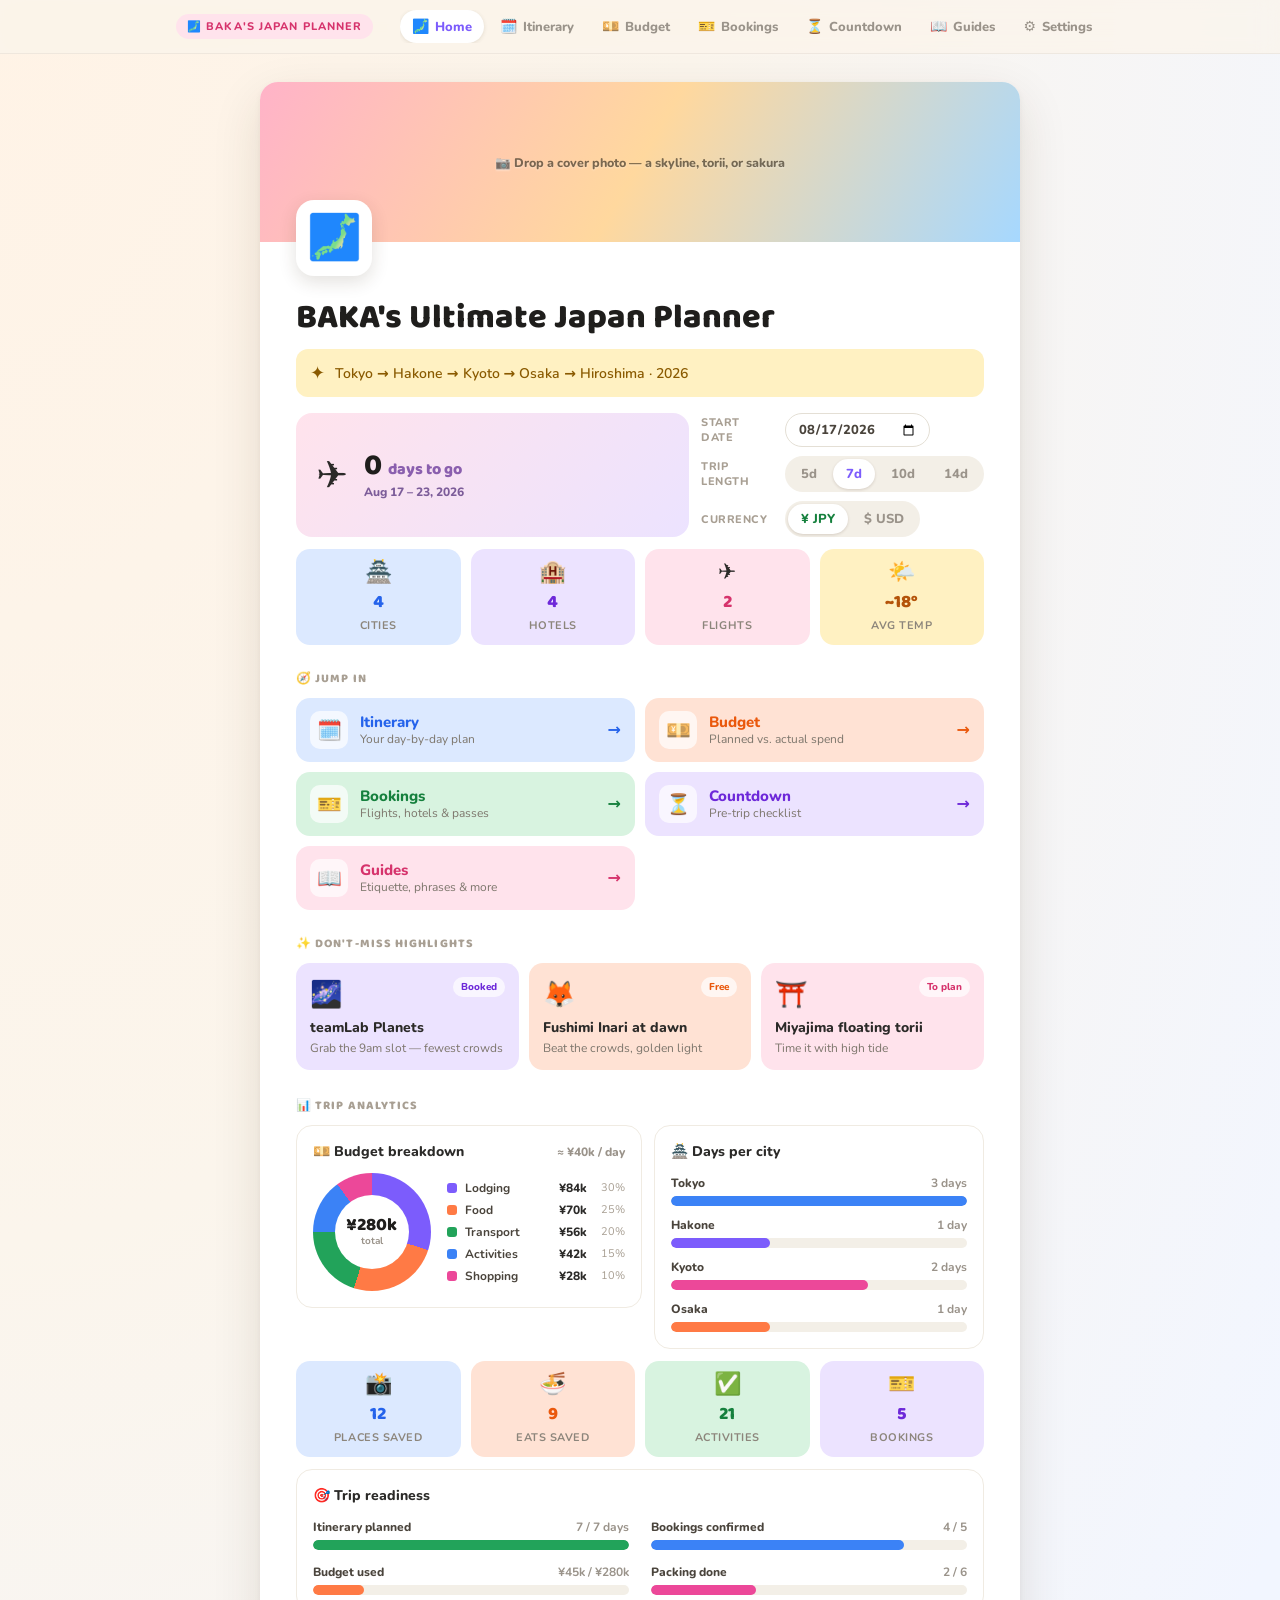
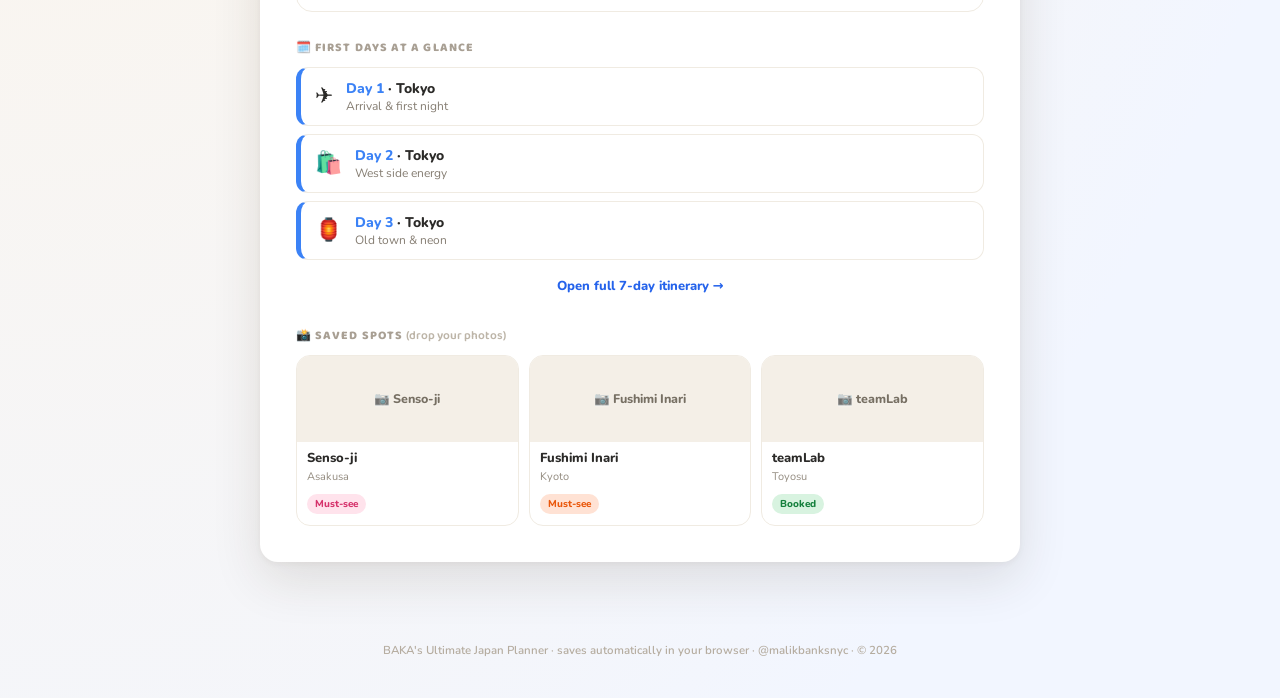
<file: index.html>
<!doctype html>
<!--
  index.html
  JapanPlanner

  Created by Shabaka Malik Banks on 6/29/26.
  Copyright © 2026 Shabaka Malik Banks · malikbanksnyc.com. All rights reserved.
-->
<html lang="en">
  <head>
    <meta charset="UTF-8" />
    <meta name="viewport" content="width=device-width, initial-scale=1.0" />
    <link rel="icon" href="data:image/svg+xml,%3Csvg xmlns='http://www.w3.org/2000/svg' viewBox='0 0 100 100'%3E%3Ctext y='.9em' font-size='90'%3E%F0%9F%97%BE%3C/text%3E%3C/svg%3E" />
    <title>BAKA's Ultimate Japan Planner</title>
    <meta name="description" content="A colorful, interactive Japan trip planner — live countdown, currency toggle, four curated itineraries, budget, bookings, and pre-trip checklist." />
    <link rel="preconnect" href="https://fonts.googleapis.com" />
    <link rel="preconnect" href="https://fonts.gstatic.com" crossorigin />
    <link
      href="https://fonts.googleapis.com/css2?family=Baloo+2:wght@500;600;700;800&family=Nunito:ital,wght@0,400;0,600;0,700;0,800;1,400&display=swap"
      rel="stylesheet"
    />
    <script type="module" crossorigin src="./assets/index-CHNcnftS.js"></script>
    <link rel="stylesheet" crossorigin href="./assets/index-CG7qdaMm.css">
  </head>
  <body>
    <div id="root"></div>
  </body>
</html>
</file>
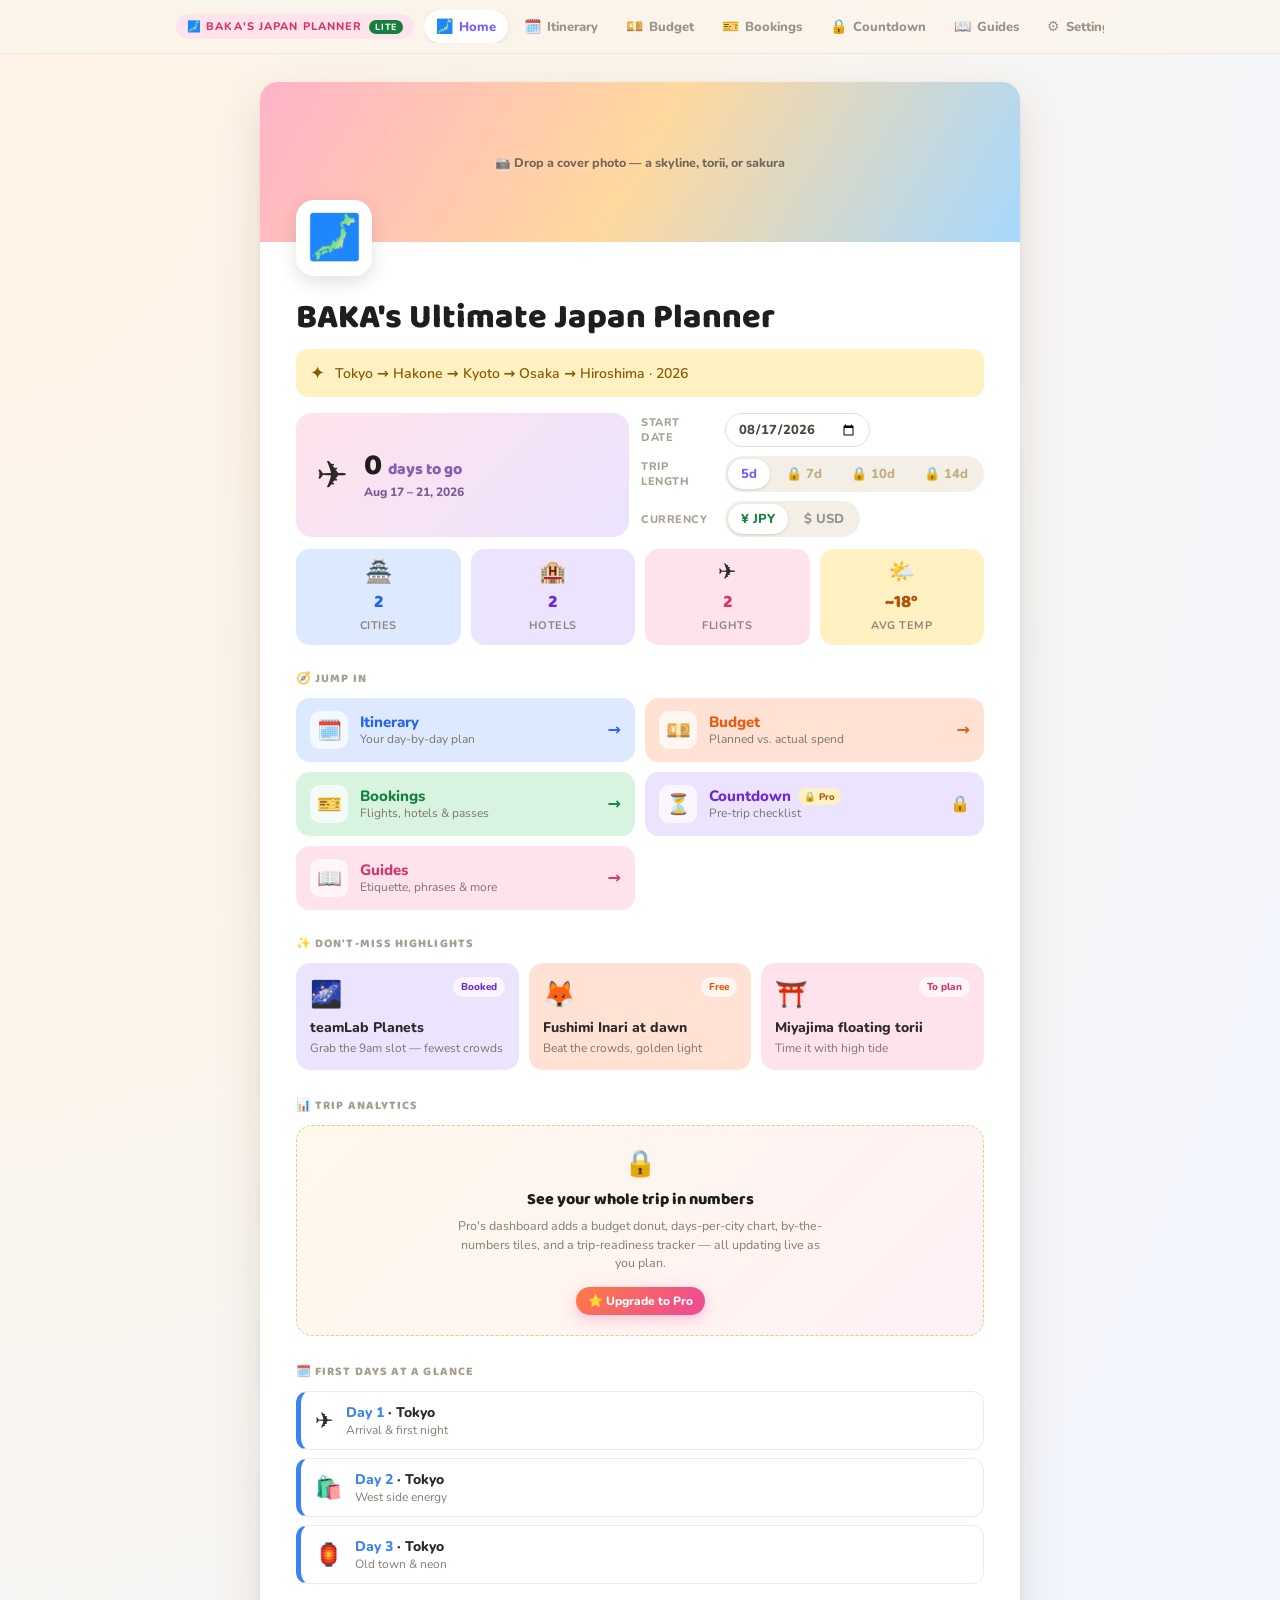
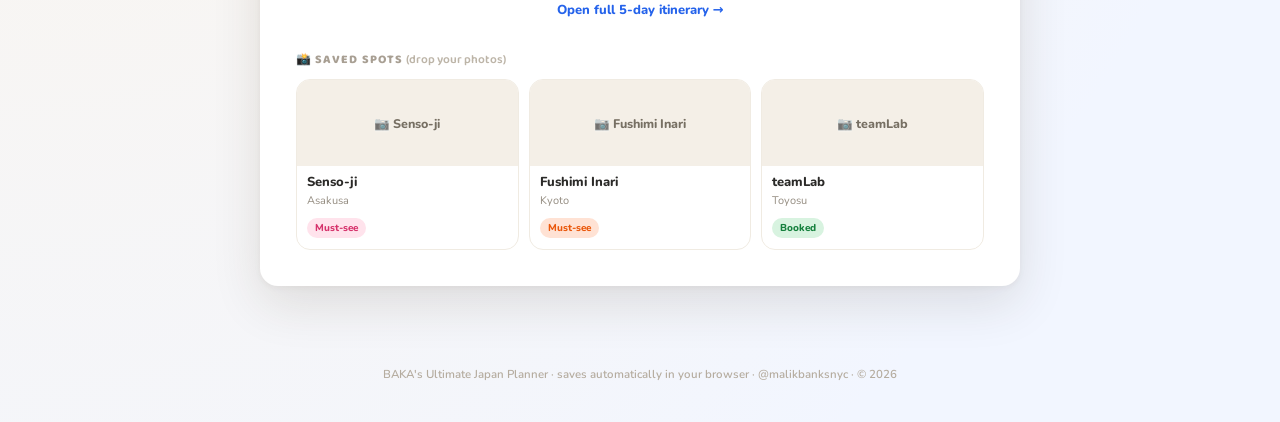
<file: lite/index.html>
<!doctype html>
<!--
  index.html
  JapanPlanner

  Created by Shabaka Malik Banks on 6/29/26.
  Copyright © 2026 Shabaka Malik Banks · malikbanksnyc.com. All rights reserved.
-->
<html lang="en">
  <head>
    <meta charset="UTF-8" />
    <meta name="viewport" content="width=device-width, initial-scale=1.0" />
    <link rel="icon" href="data:image/svg+xml,%3Csvg xmlns='http://www.w3.org/2000/svg' viewBox='0 0 100 100'%3E%3Ctext y='.9em' font-size='90'%3E%F0%9F%97%BE%3C/text%3E%3C/svg%3E" />
    <title>BAKA's Ultimate Japan Planner</title>
    <meta name="description" content="A colorful, interactive Japan trip planner — live countdown, currency toggle, four curated itineraries, budget, bookings, and pre-trip checklist." />
    <link rel="preconnect" href="https://fonts.googleapis.com" />
    <link rel="preconnect" href="https://fonts.gstatic.com" crossorigin />
    <link
      href="https://fonts.googleapis.com/css2?family=Baloo+2:wght@500;600;700;800&family=Nunito:ital,wght@0,400;0,600;0,700;0,800;1,400&display=swap"
      rel="stylesheet"
    />
    <script type="module" crossorigin src="./assets/index-BZkyJN-c.js"></script>
    <link rel="stylesheet" crossorigin href="./assets/index-CG7qdaMm.css">
  </head>
  <body>
    <div id="root"></div>
  </body>
</html>
</file>
<file: assets/index-CG7qdaMm.css>
*{box-sizing:border-box}html,body,#root{min-height:100%;margin:0;padding:0}body{-webkit-font-smoothing:antialiased;text-rendering:optimizelegibility;background:#fbf5ec}input,select,button,textarea{font-family:Nunito,-apple-system,system-ui,sans-serif}input:focus-visible,select:focus-visible,button:focus-visible{outline-offset:1px;outline:2px solid #7c5cfc80}::-webkit-scrollbar{width:7px;height:7px}::-webkit-scrollbar-thumb{background:#3c281429;border-radius:999px}::-webkit-scrollbar-track{background:0 0}@media (width<=560px){.nav-label{display:none}}
</file>
<file: lite/assets/index-CG7qdaMm.css>
*{box-sizing:border-box}html,body,#root{min-height:100%;margin:0;padding:0}body{-webkit-font-smoothing:antialiased;text-rendering:optimizelegibility;background:#fbf5ec}input,select,button,textarea{font-family:Nunito,-apple-system,system-ui,sans-serif}input:focus-visible,select:focus-visible,button:focus-visible{outline-offset:1px;outline:2px solid #7c5cfc80}::-webkit-scrollbar{width:7px;height:7px}::-webkit-scrollbar-thumb{background:#3c281429;border-radius:999px}::-webkit-scrollbar-track{background:0 0}@media (width<=560px){.nav-label{display:none}}
</file>
